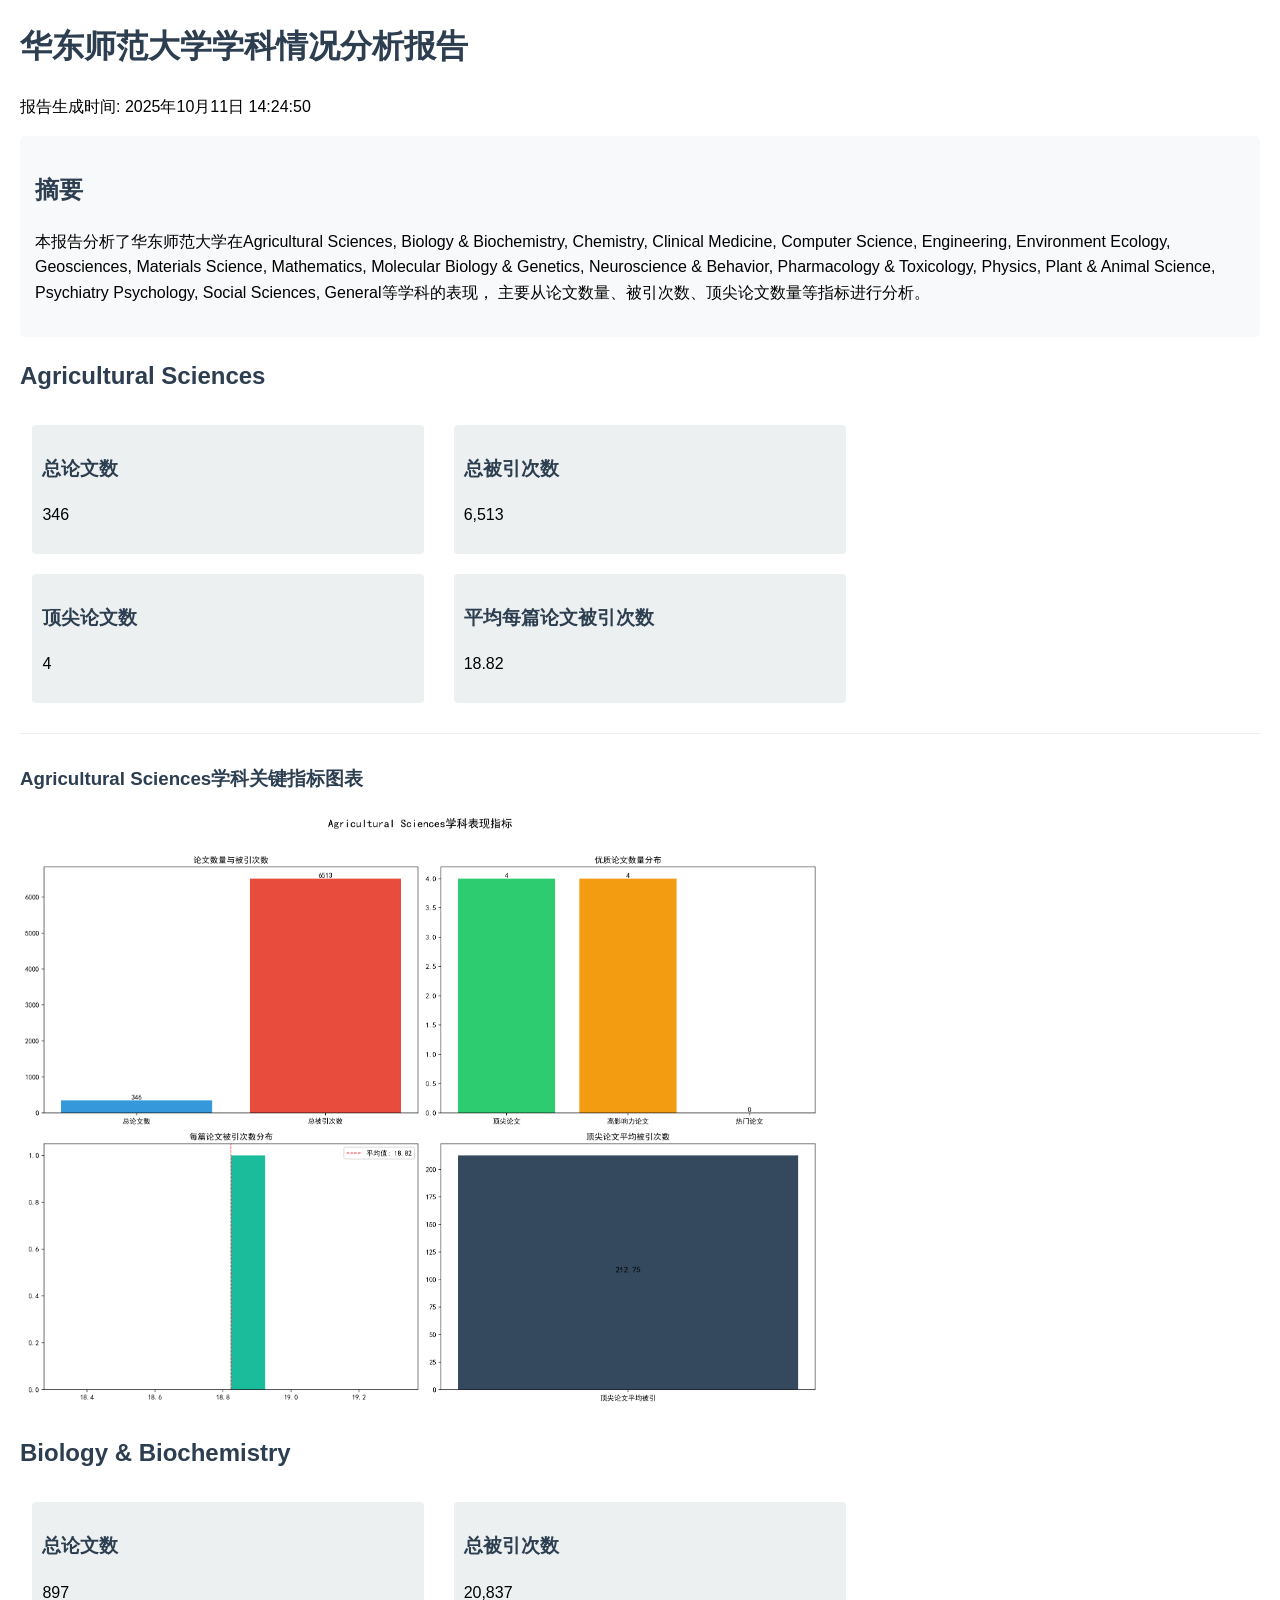
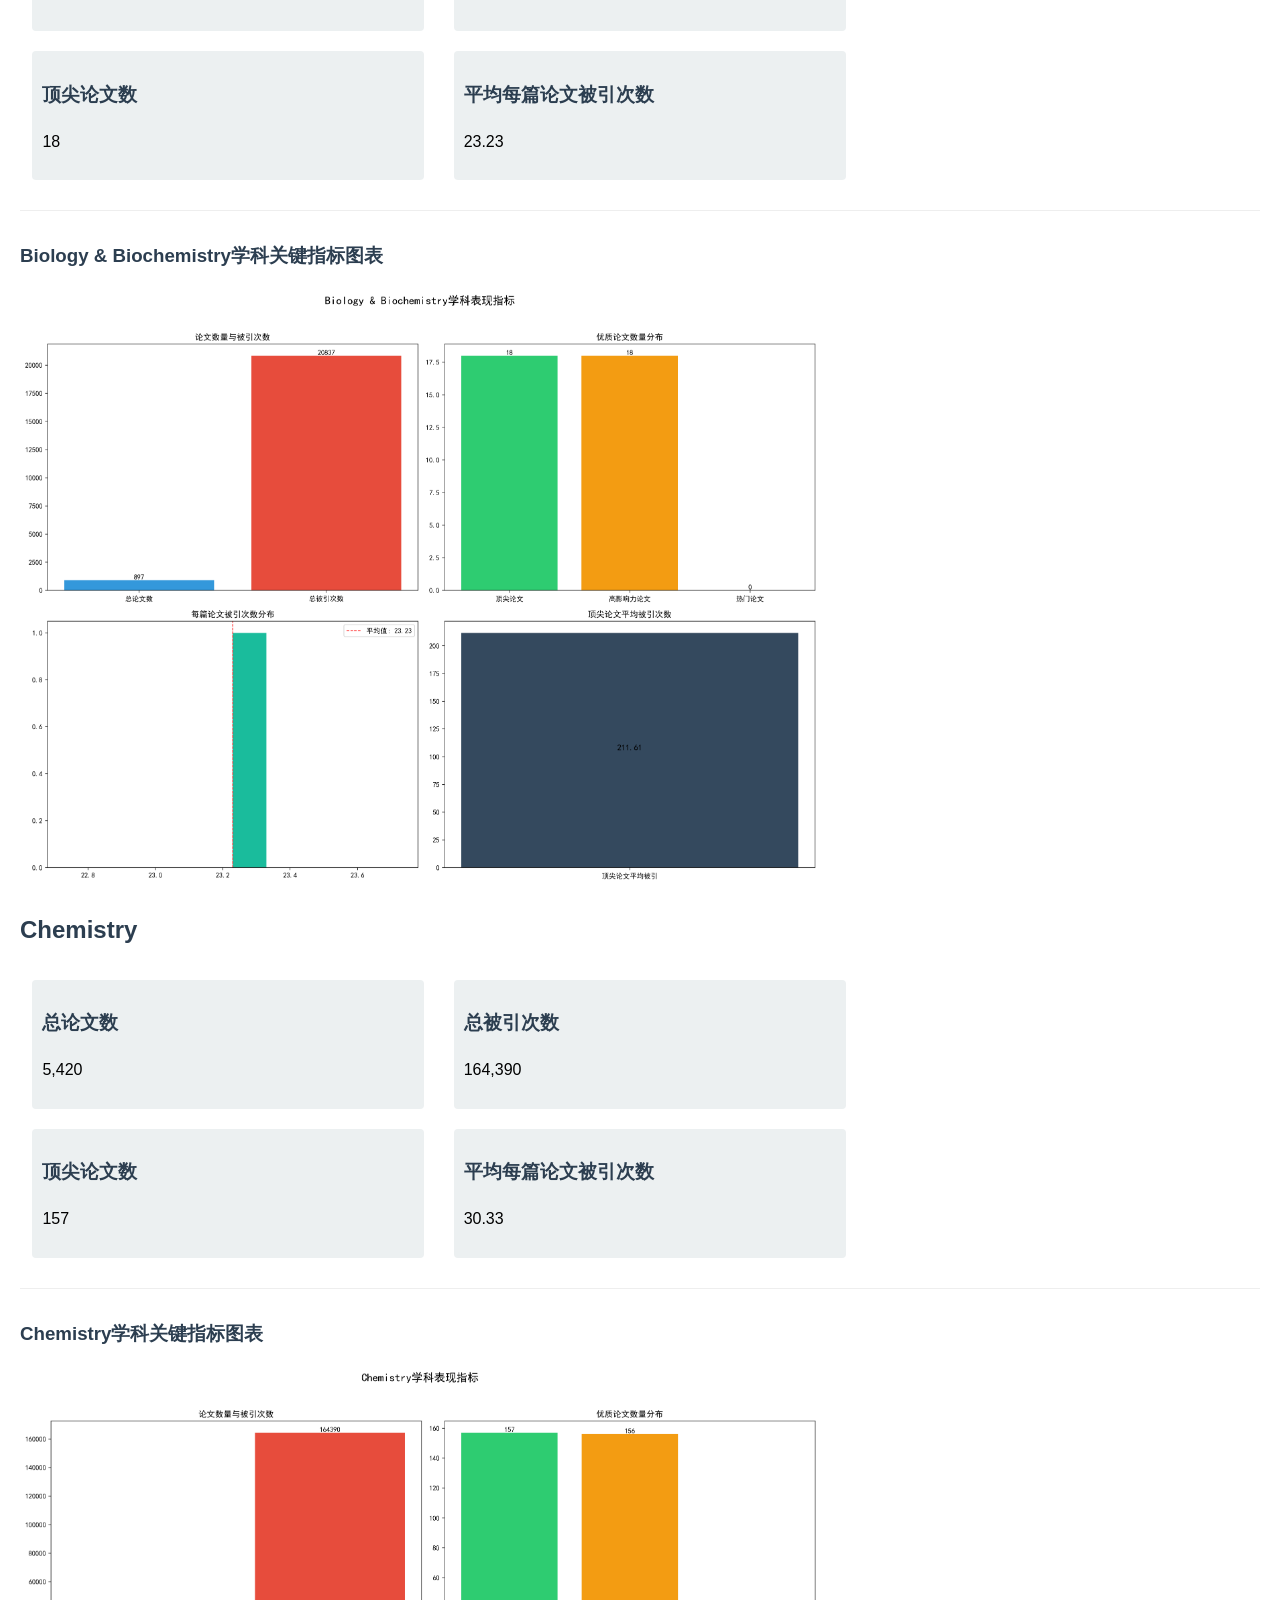
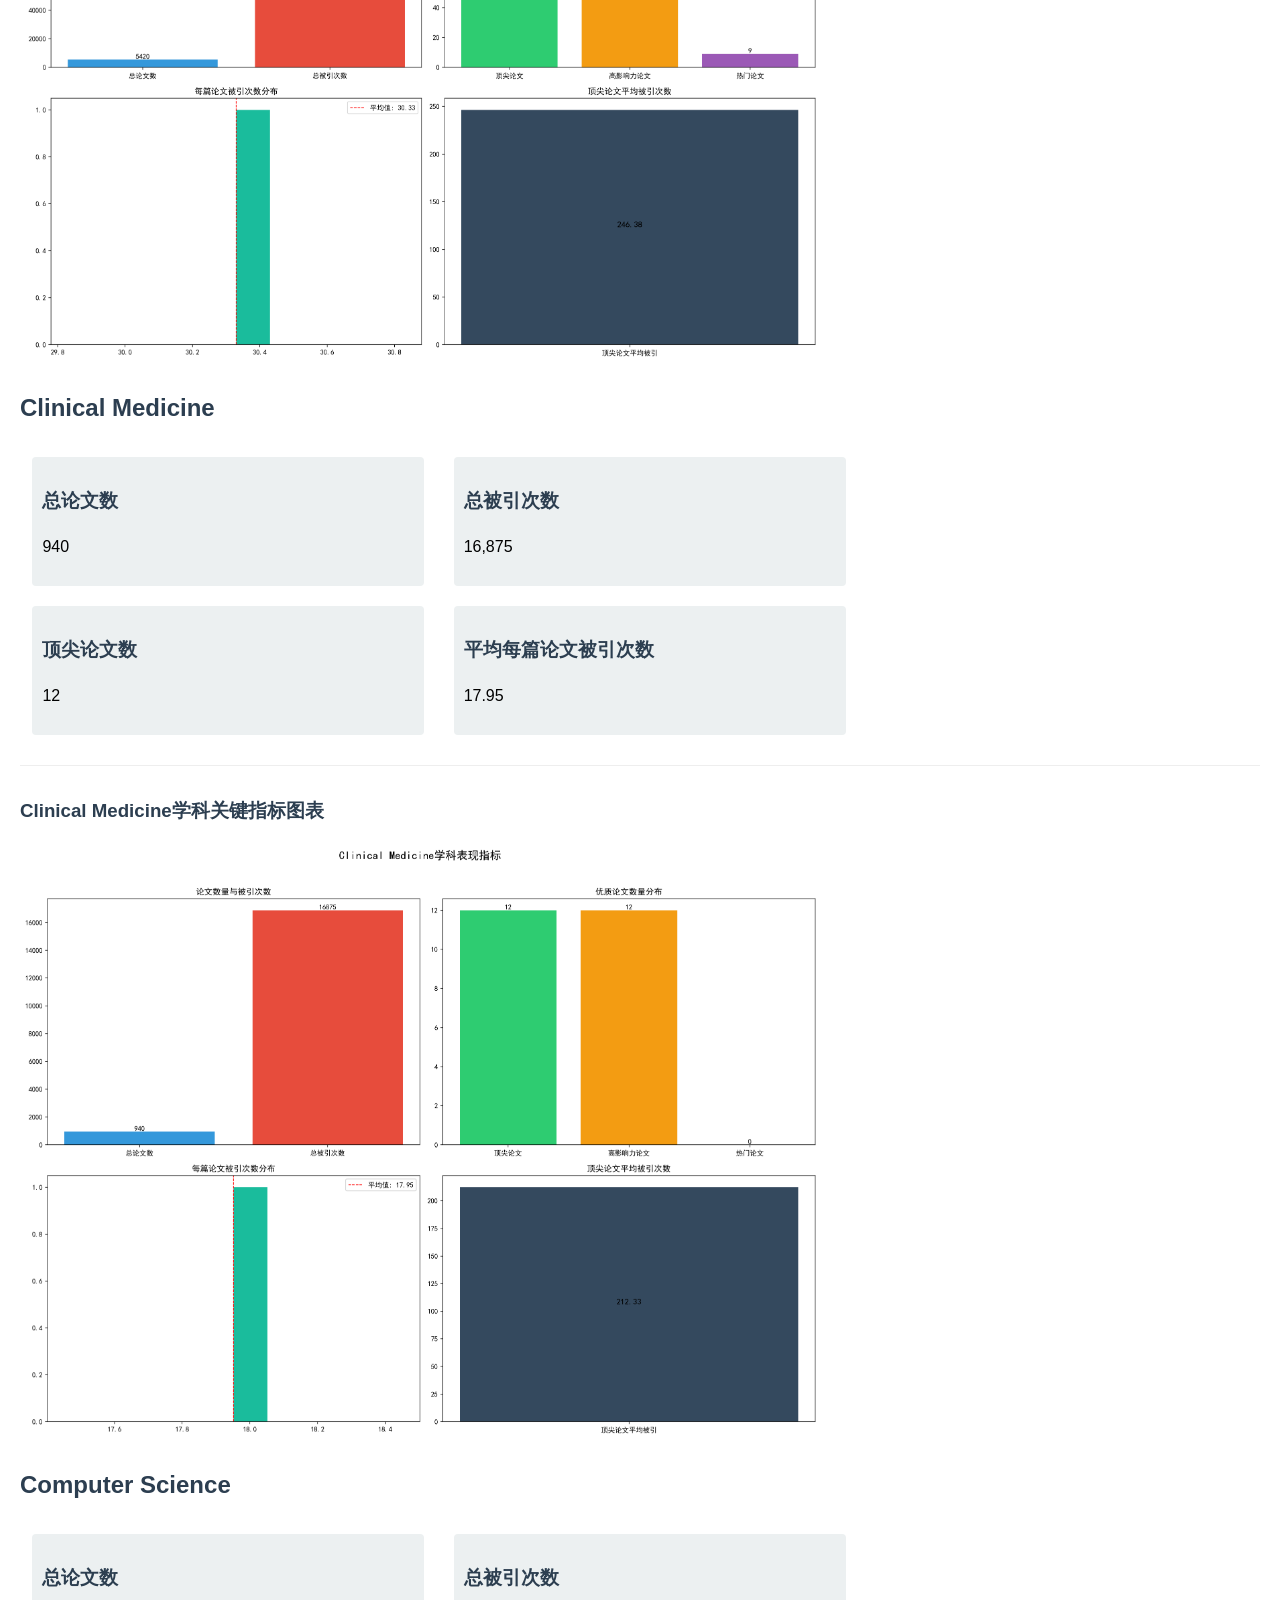
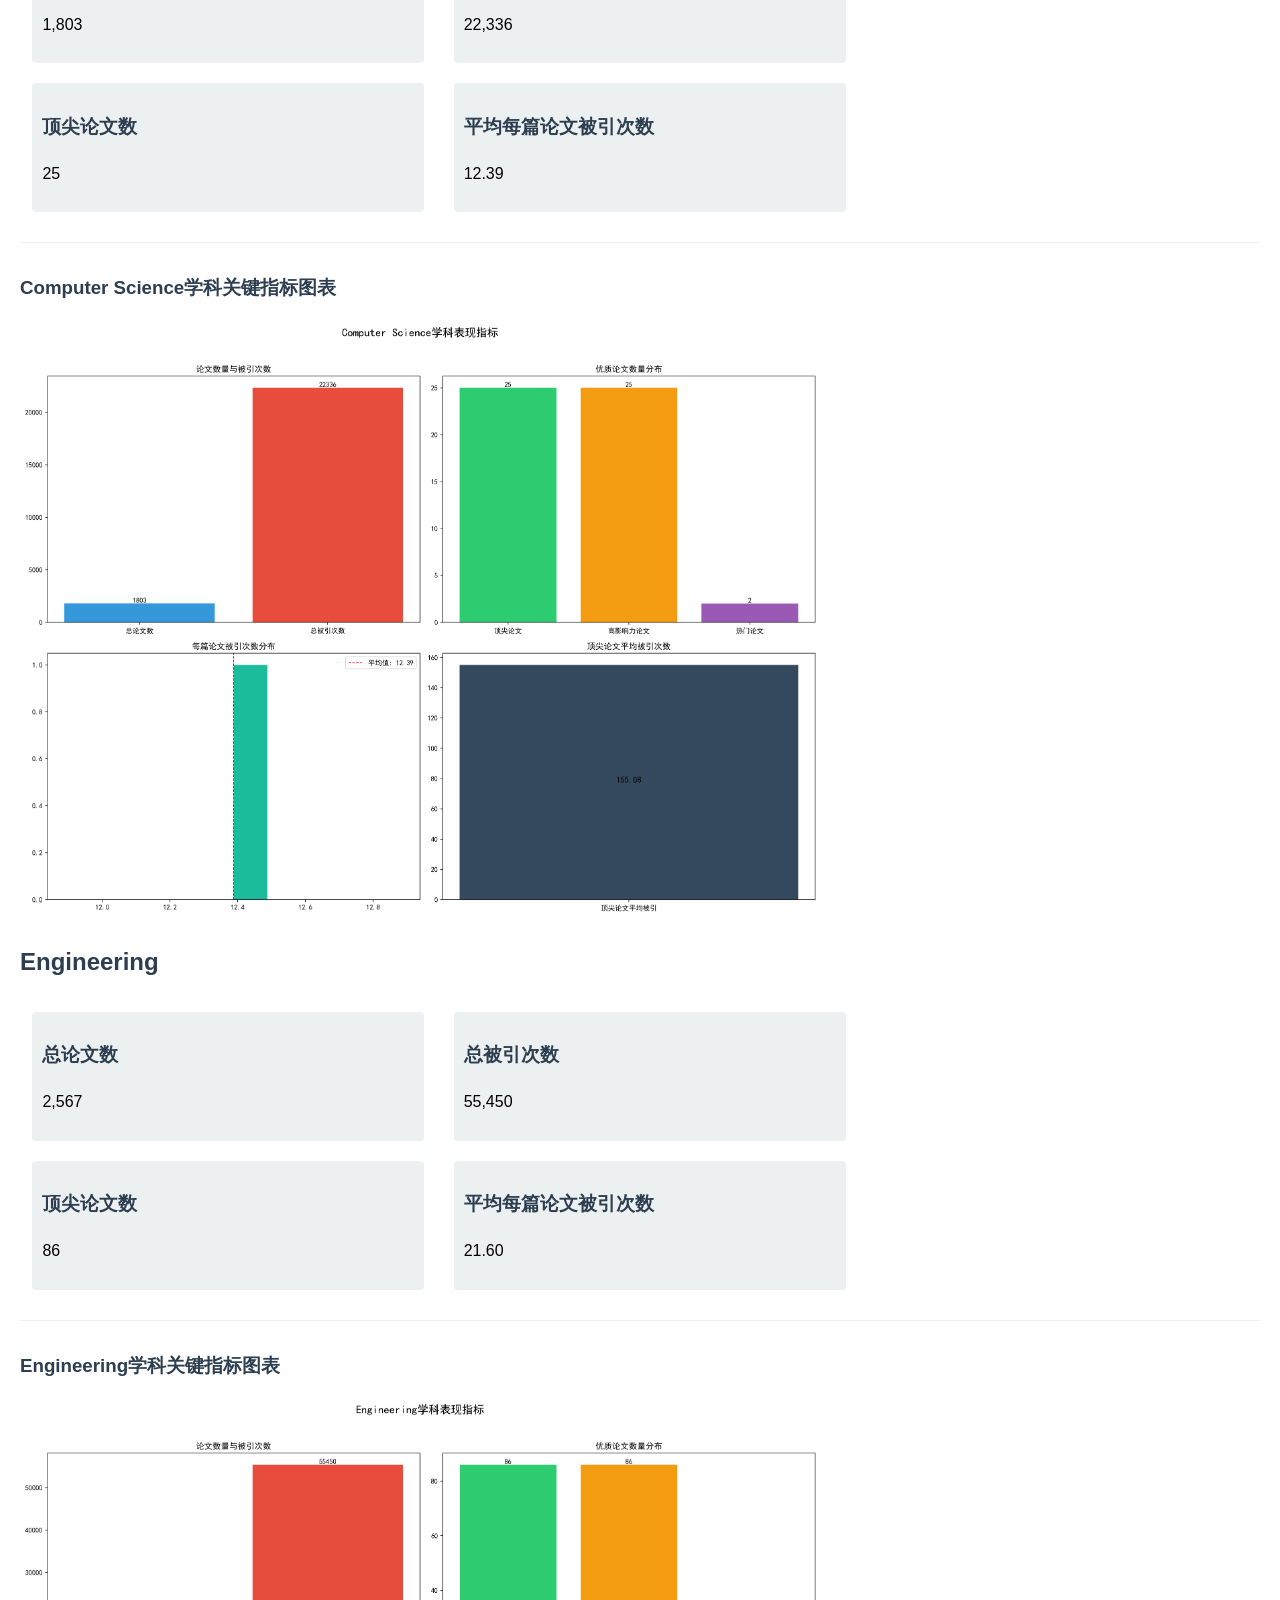
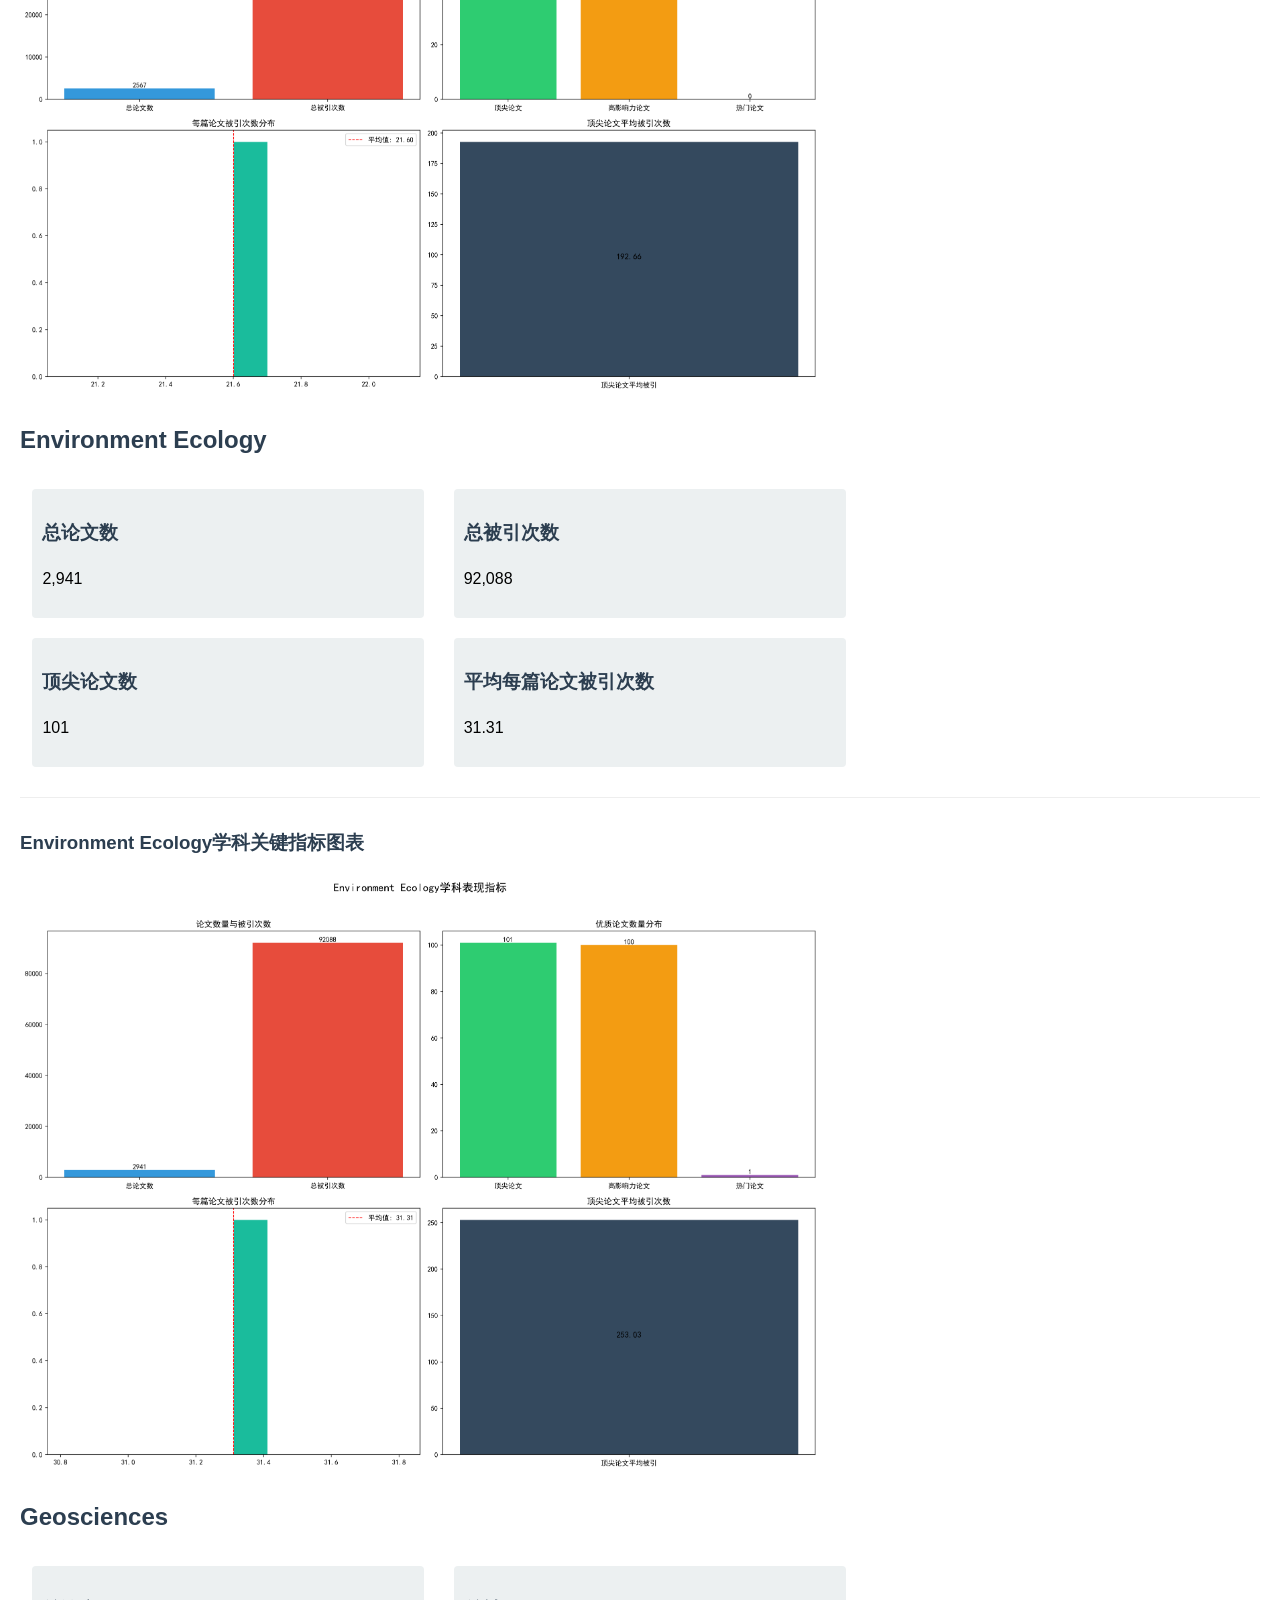
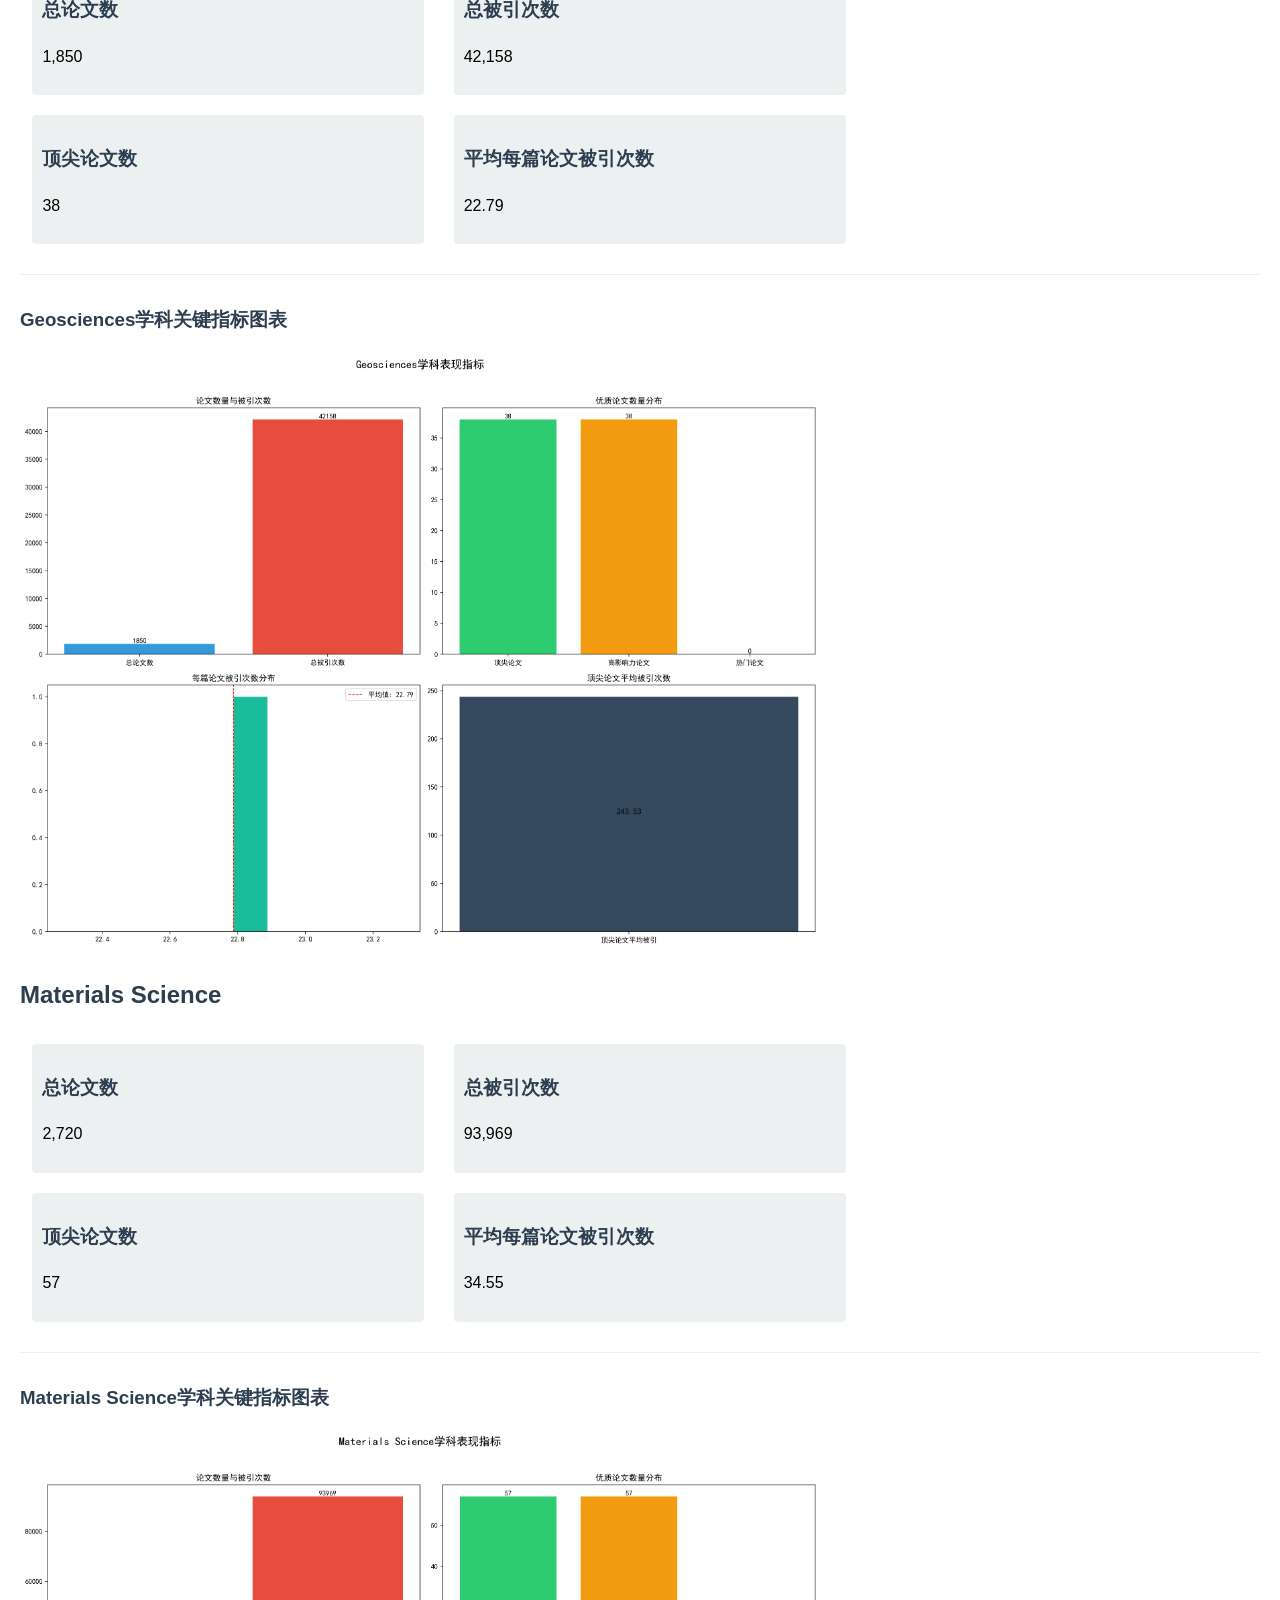
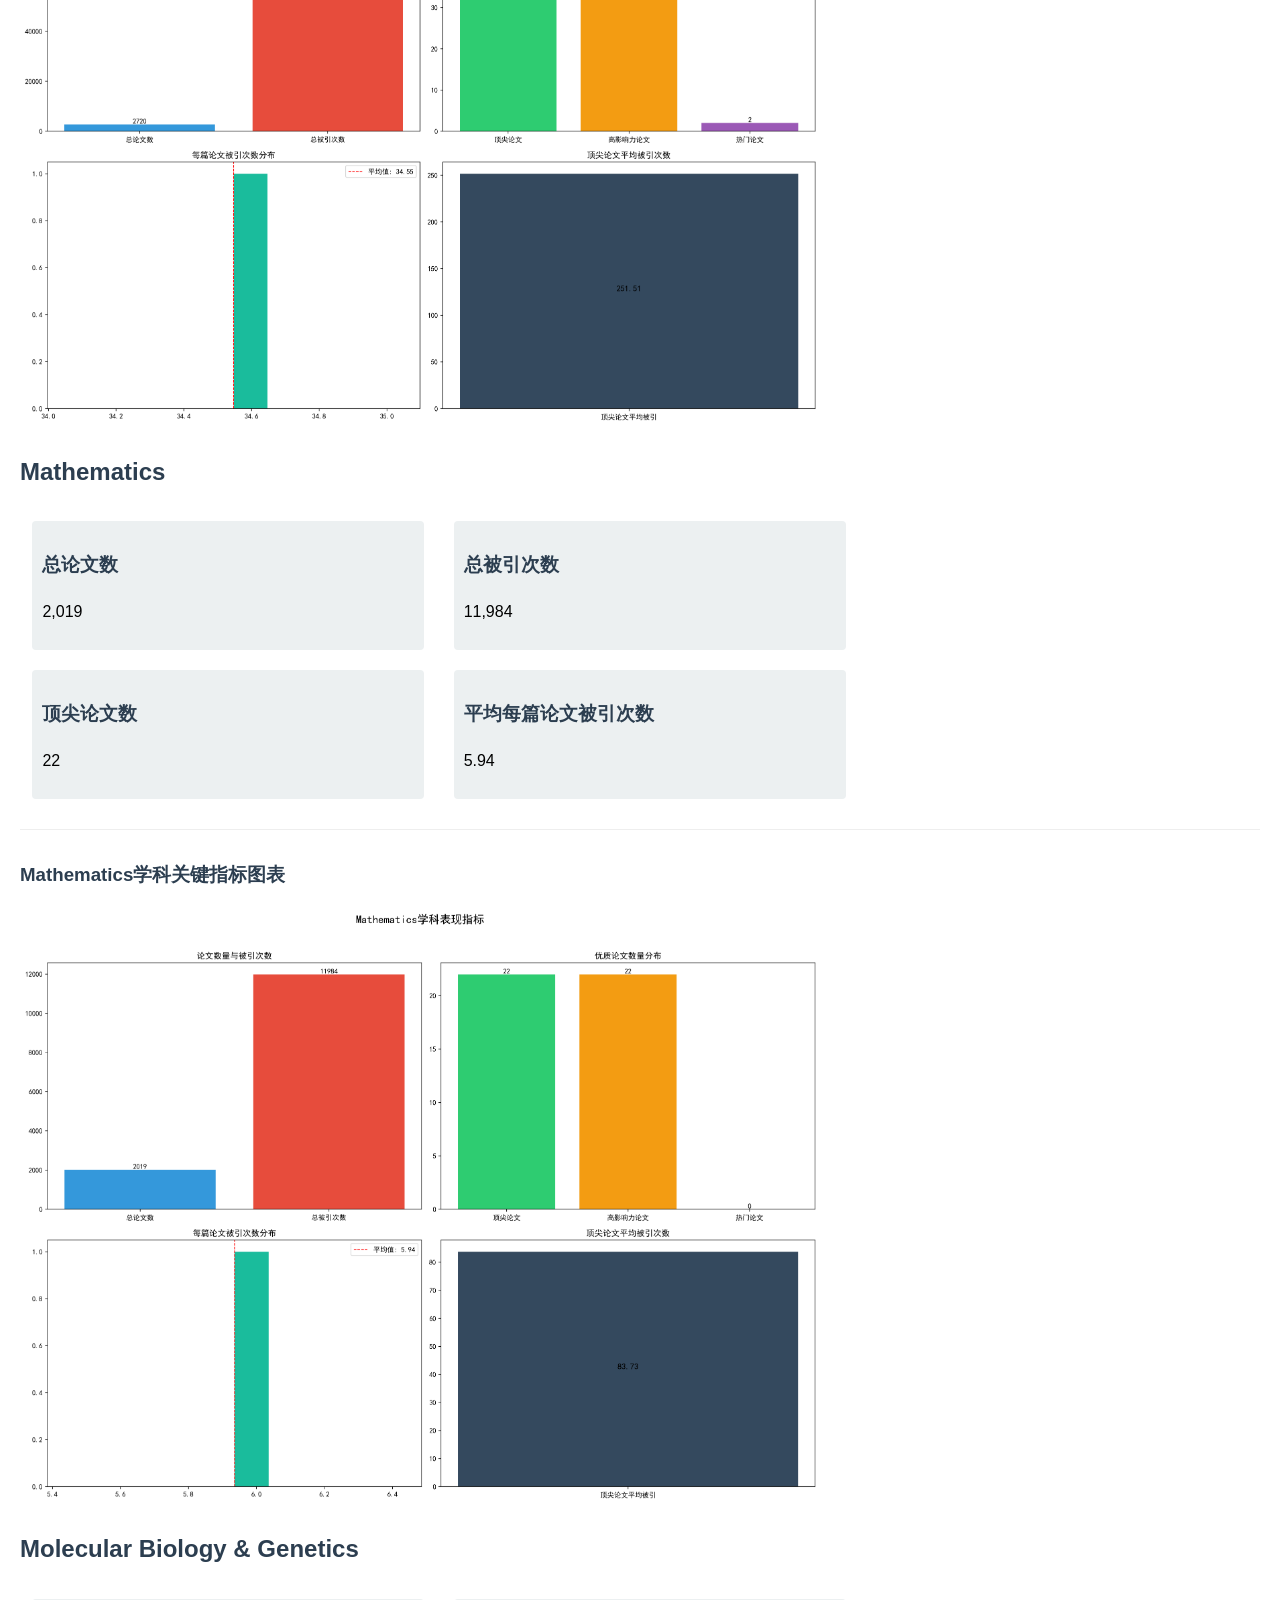
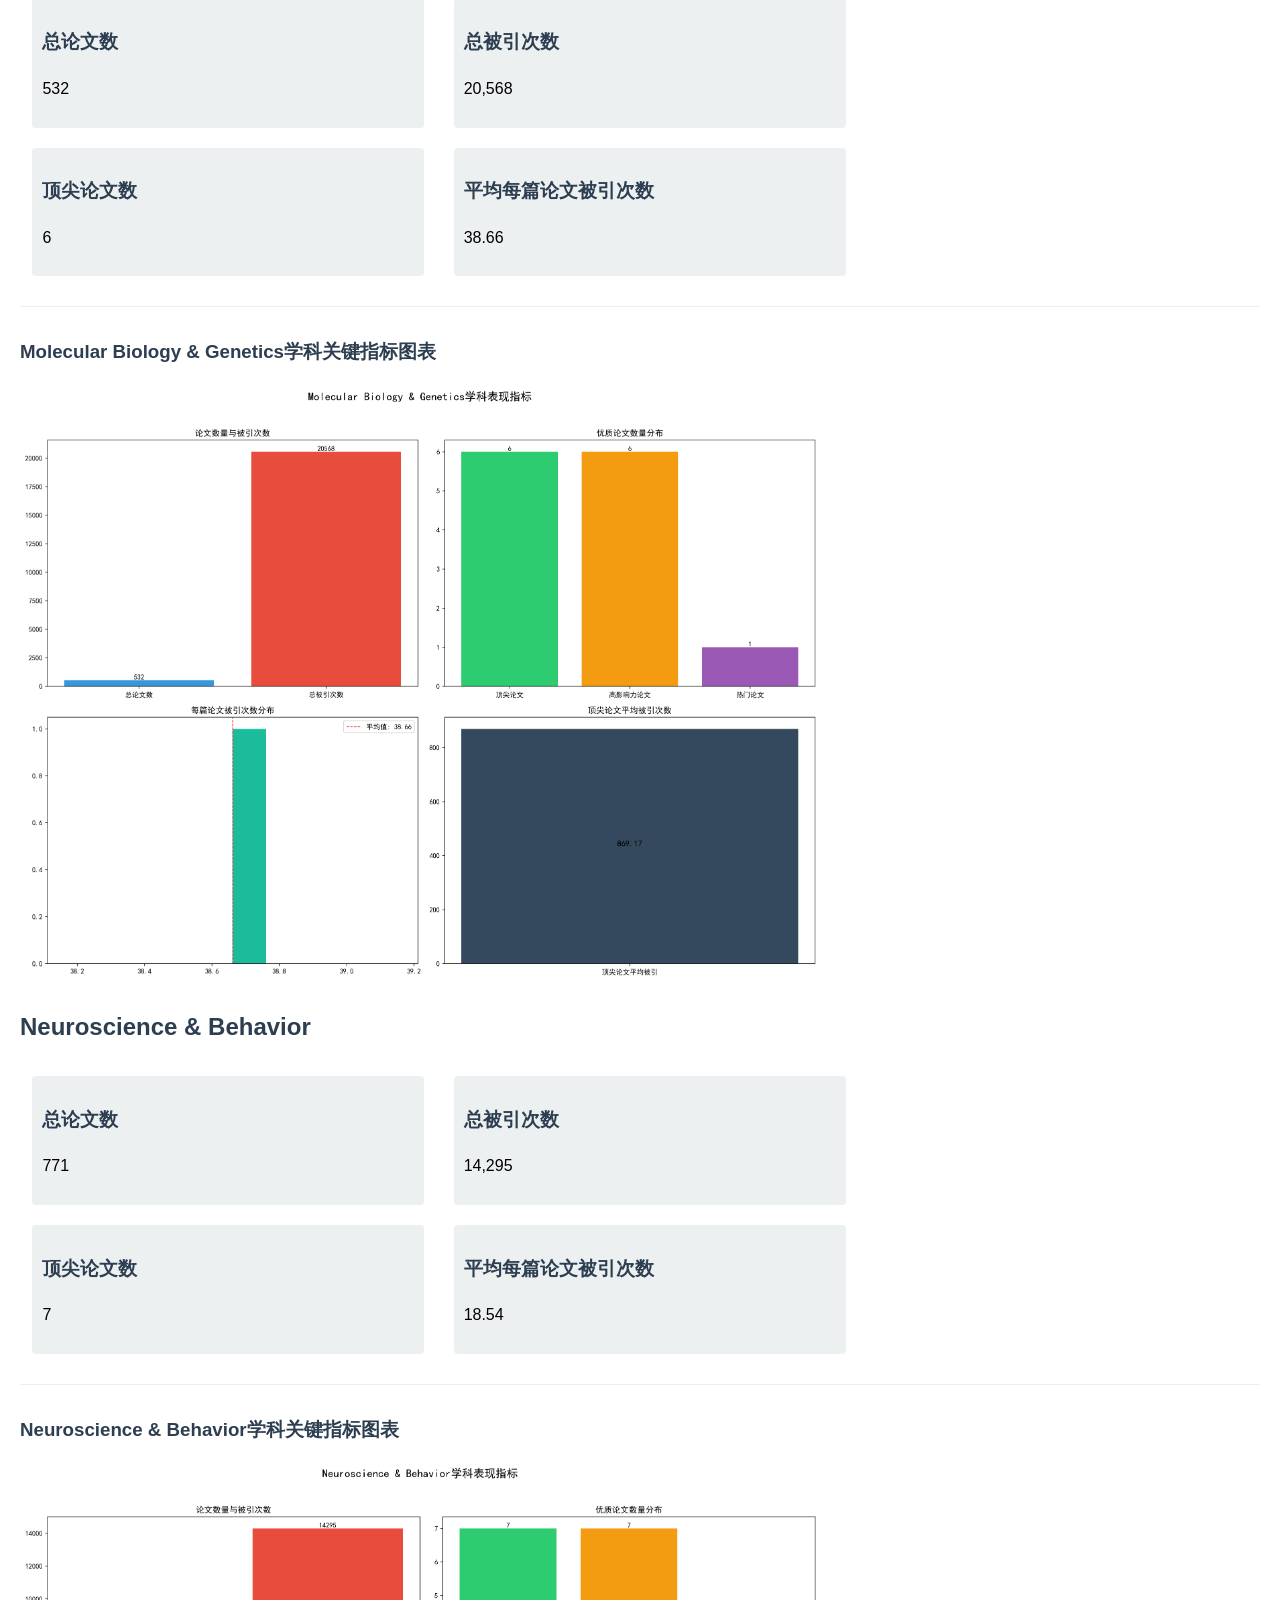
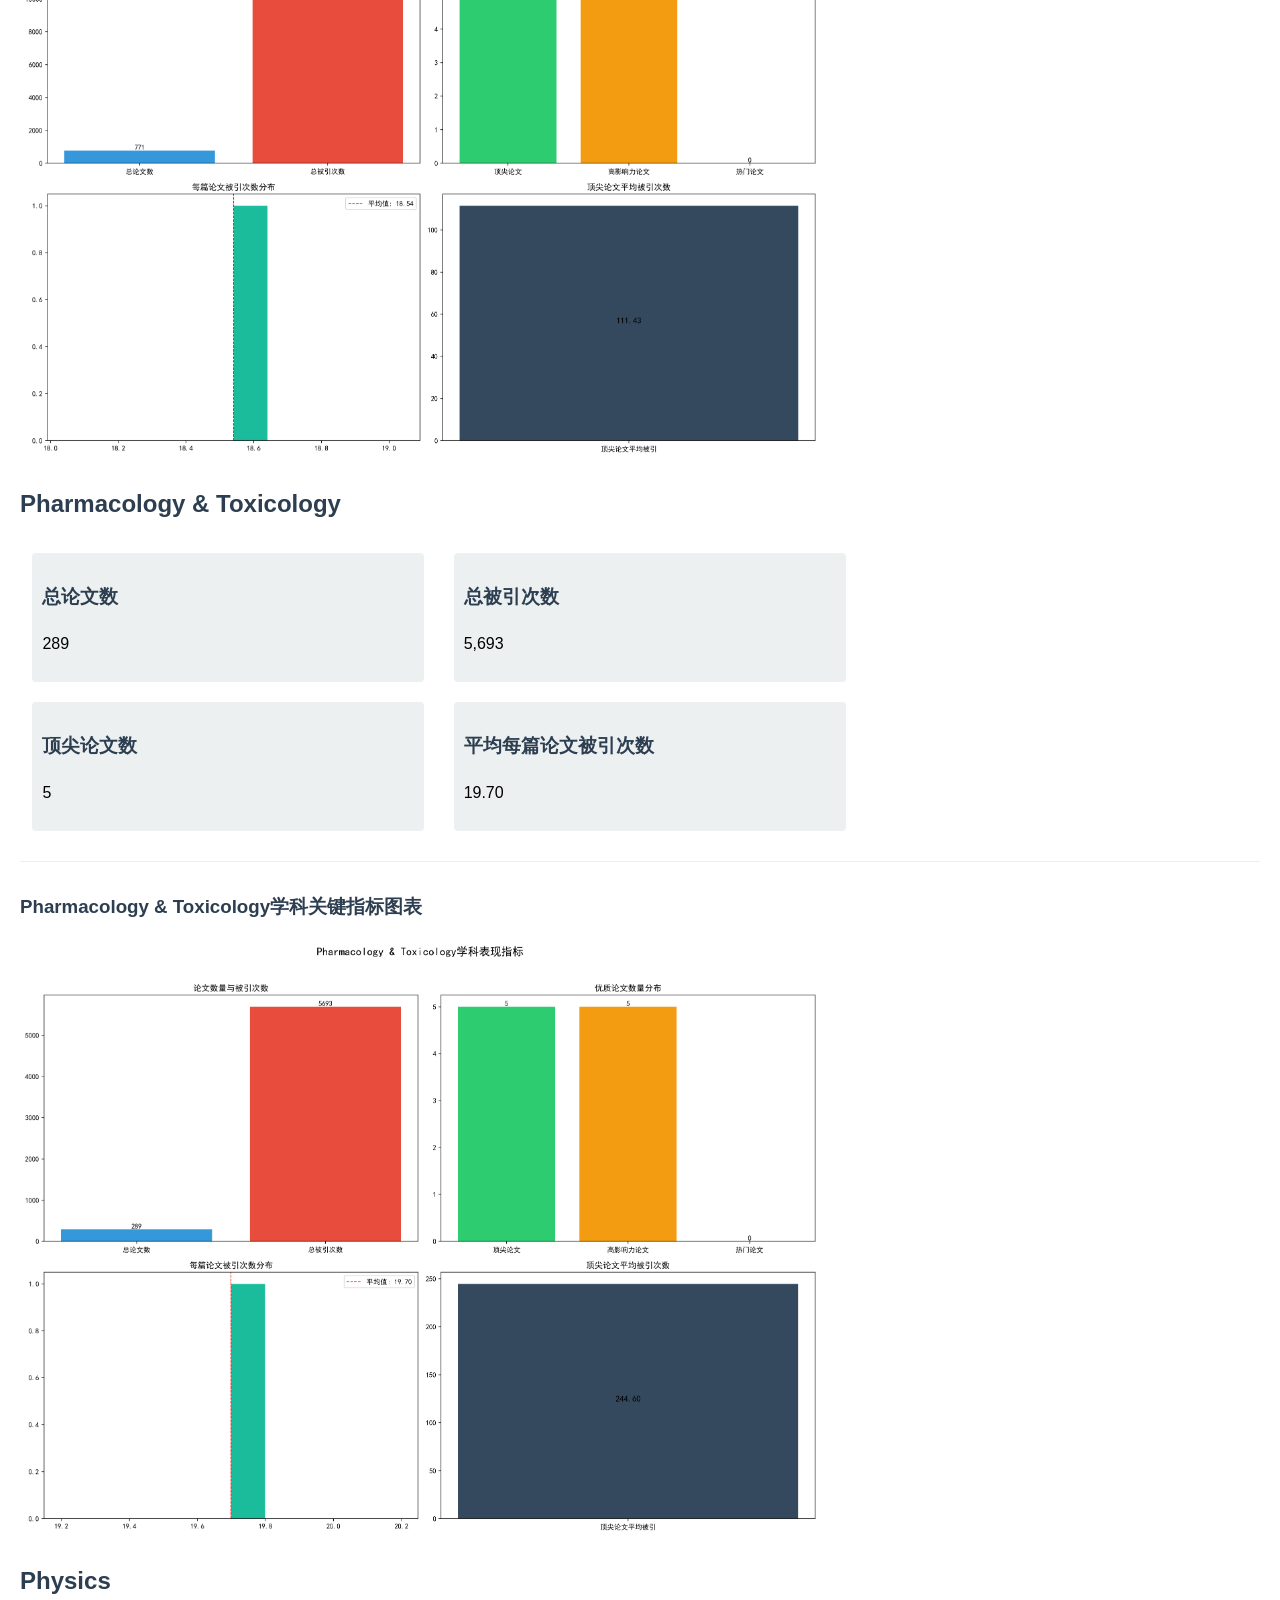
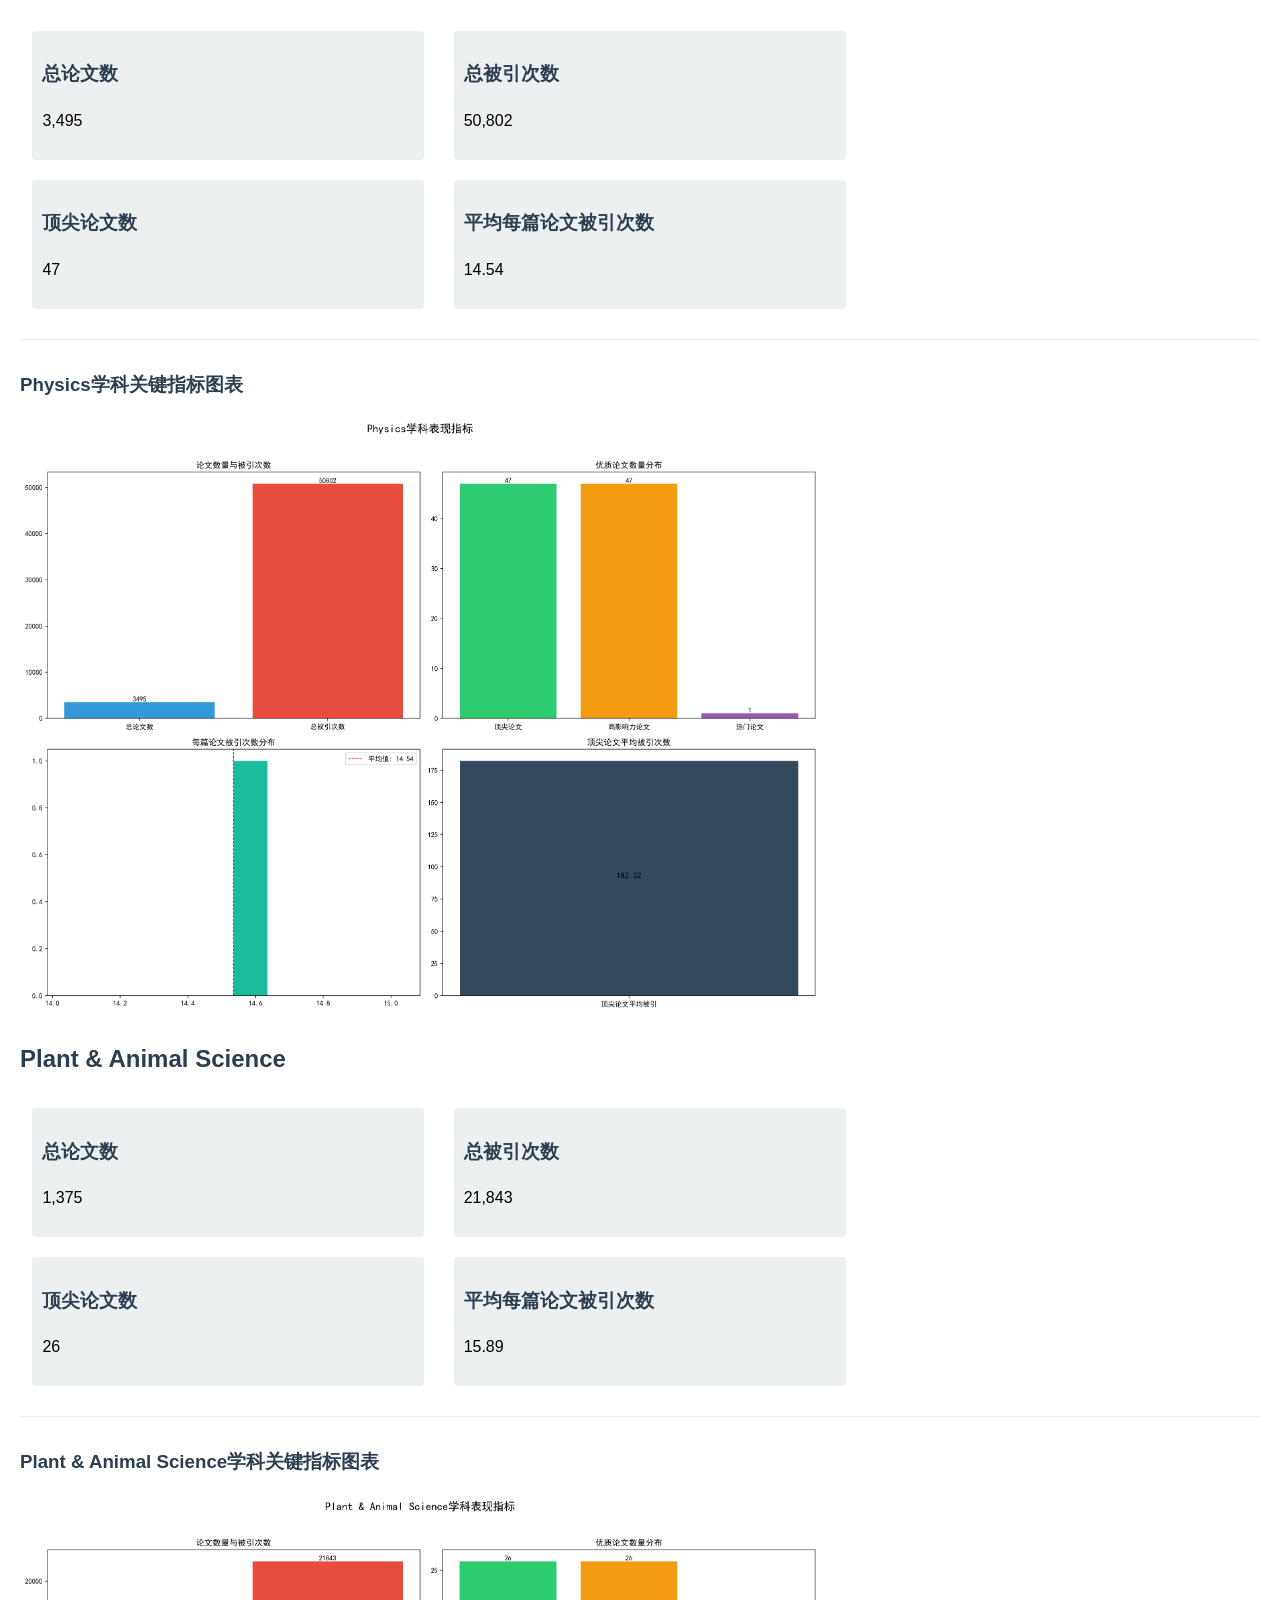
<file: 华东师范大学学科分析报告.html>
<!DOCTYPE html>
<html>
<head>
    <meta charset="UTF-8">
    <title>华东师范大学学科情况分析报告</title>
    <style>
        body { font-family: SimHei, Arial, sans-serif; line-height: 1.6; margin: 20px; }
        h1, h2, h3 { color: #2c3e50; }
        .summary { background-color: #f8f9fa; padding: 15px; border-radius: 5px; margin-bottom: 20px; }
        .discipline { margin-bottom: 30px; padding-bottom: 20px; border-bottom: 1px solid #eee; }
        .metric { display: inline-block; width: 30%; margin: 10px 1%; padding: 10px; background-color: #ecf0f1; border-radius: 4px; }
        .chart { margin: 20px 0; }
    </style>
</head>
<body>
    <h1>华东师范大学学科情况分析报告</h1>
    <p>报告生成时间: 2025年10月11日 14:24:50</p>
    
    <div class="summary">
        <h2>摘要</h2>
        <p>本报告分析了华东师范大学在Agricultural Sciences, Biology & Biochemistry, Chemistry, Clinical Medicine, Computer Science, Engineering, Environment Ecology, Geosciences, Materials Science, Mathematics, Molecular Biology & Genetics, Neuroscience & Behavior, Pharmacology & Toxicology, Physics, Plant & Animal Science, Psychiatry Psychology, Social Sciences, General等学科的表现，
        主要从论文数量、被引次数、顶尖论文数量等指标进行分析。</p>
    </div>

    <div class="discipline">
        <h2>Agricultural Sciences</h2>
        
        <div class="metrics">
            <div class="metric">
                <h3>总论文数</h3>
                <p>346</p>
            </div>
            <div class="metric">
                <h3>总被引次数</h3>
                <p>6,513</p>
            </div>
            <div class="metric">
                <h3>顶尖论文数</h3>
                <p>4</p>
            </div>
            <div class="metric">
                <h3>平均每篇论文被引次数</h3>
                <p>18.82</p>
            </div>
        </div>
    </div>

        <div class="chart">
            <h3>Agricultural Sciences学科关键指标图表</h3>
            <img src="Agricultural_Sciences_metrics.png" alt="Agricultural Sciences指标图" style="max-width: 800px;">
        </div>

    <div class="discipline">
        <h2>Biology & Biochemistry</h2>
        
        <div class="metrics">
            <div class="metric">
                <h3>总论文数</h3>
                <p>897</p>
            </div>
            <div class="metric">
                <h3>总被引次数</h3>
                <p>20,837</p>
            </div>
            <div class="metric">
                <h3>顶尖论文数</h3>
                <p>18</p>
            </div>
            <div class="metric">
                <h3>平均每篇论文被引次数</h3>
                <p>23.23</p>
            </div>
        </div>
    </div>

        <div class="chart">
            <h3>Biology & Biochemistry学科关键指标图表</h3>
            <img src="Biology_&_Biochemistry_metrics.png" alt="Biology & Biochemistry指标图" style="max-width: 800px;">
        </div>

    <div class="discipline">
        <h2>Chemistry</h2>
        
        <div class="metrics">
            <div class="metric">
                <h3>总论文数</h3>
                <p>5,420</p>
            </div>
            <div class="metric">
                <h3>总被引次数</h3>
                <p>164,390</p>
            </div>
            <div class="metric">
                <h3>顶尖论文数</h3>
                <p>157</p>
            </div>
            <div class="metric">
                <h3>平均每篇论文被引次数</h3>
                <p>30.33</p>
            </div>
        </div>
    </div>

        <div class="chart">
            <h3>Chemistry学科关键指标图表</h3>
            <img src="Chemistry_metrics.png" alt="Chemistry指标图" style="max-width: 800px;">
        </div>

    <div class="discipline">
        <h2>Clinical Medicine</h2>
        
        <div class="metrics">
            <div class="metric">
                <h3>总论文数</h3>
                <p>940</p>
            </div>
            <div class="metric">
                <h3>总被引次数</h3>
                <p>16,875</p>
            </div>
            <div class="metric">
                <h3>顶尖论文数</h3>
                <p>12</p>
            </div>
            <div class="metric">
                <h3>平均每篇论文被引次数</h3>
                <p>17.95</p>
            </div>
        </div>
    </div>

        <div class="chart">
            <h3>Clinical Medicine学科关键指标图表</h3>
            <img src="Clinical_Medicine_metrics.png" alt="Clinical Medicine指标图" style="max-width: 800px;">
        </div>

    <div class="discipline">
        <h2>Computer Science</h2>
        
        <div class="metrics">
            <div class="metric">
                <h3>总论文数</h3>
                <p>1,803</p>
            </div>
            <div class="metric">
                <h3>总被引次数</h3>
                <p>22,336</p>
            </div>
            <div class="metric">
                <h3>顶尖论文数</h3>
                <p>25</p>
            </div>
            <div class="metric">
                <h3>平均每篇论文被引次数</h3>
                <p>12.39</p>
            </div>
        </div>
    </div>

        <div class="chart">
            <h3>Computer Science学科关键指标图表</h3>
            <img src="Computer_Science_metrics.png" alt="Computer Science指标图" style="max-width: 800px;">
        </div>

    <div class="discipline">
        <h2>Engineering</h2>
        
        <div class="metrics">
            <div class="metric">
                <h3>总论文数</h3>
                <p>2,567</p>
            </div>
            <div class="metric">
                <h3>总被引次数</h3>
                <p>55,450</p>
            </div>
            <div class="metric">
                <h3>顶尖论文数</h3>
                <p>86</p>
            </div>
            <div class="metric">
                <h3>平均每篇论文被引次数</h3>
                <p>21.60</p>
            </div>
        </div>
    </div>

        <div class="chart">
            <h3>Engineering学科关键指标图表</h3>
            <img src="Engineering_metrics.png" alt="Engineering指标图" style="max-width: 800px;">
        </div>

    <div class="discipline">
        <h2>Environment Ecology</h2>
        
        <div class="metrics">
            <div class="metric">
                <h3>总论文数</h3>
                <p>2,941</p>
            </div>
            <div class="metric">
                <h3>总被引次数</h3>
                <p>92,088</p>
            </div>
            <div class="metric">
                <h3>顶尖论文数</h3>
                <p>101</p>
            </div>
            <div class="metric">
                <h3>平均每篇论文被引次数</h3>
                <p>31.31</p>
            </div>
        </div>
    </div>

        <div class="chart">
            <h3>Environment Ecology学科关键指标图表</h3>
            <img src="Environment_Ecology_metrics.png" alt="Environment Ecology指标图" style="max-width: 800px;">
        </div>

    <div class="discipline">
        <h2>Geosciences</h2>
        
        <div class="metrics">
            <div class="metric">
                <h3>总论文数</h3>
                <p>1,850</p>
            </div>
            <div class="metric">
                <h3>总被引次数</h3>
                <p>42,158</p>
            </div>
            <div class="metric">
                <h3>顶尖论文数</h3>
                <p>38</p>
            </div>
            <div class="metric">
                <h3>平均每篇论文被引次数</h3>
                <p>22.79</p>
            </div>
        </div>
    </div>

        <div class="chart">
            <h3>Geosciences学科关键指标图表</h3>
            <img src="Geosciences_metrics.png" alt="Geosciences指标图" style="max-width: 800px;">
        </div>

    <div class="discipline">
        <h2>Materials Science</h2>
        
        <div class="metrics">
            <div class="metric">
                <h3>总论文数</h3>
                <p>2,720</p>
            </div>
            <div class="metric">
                <h3>总被引次数</h3>
                <p>93,969</p>
            </div>
            <div class="metric">
                <h3>顶尖论文数</h3>
                <p>57</p>
            </div>
            <div class="metric">
                <h3>平均每篇论文被引次数</h3>
                <p>34.55</p>
            </div>
        </div>
    </div>

        <div class="chart">
            <h3>Materials Science学科关键指标图表</h3>
            <img src="Materials_Science_metrics.png" alt="Materials Science指标图" style="max-width: 800px;">
        </div>

    <div class="discipline">
        <h2>Mathematics</h2>
        
        <div class="metrics">
            <div class="metric">
                <h3>总论文数</h3>
                <p>2,019</p>
            </div>
            <div class="metric">
                <h3>总被引次数</h3>
                <p>11,984</p>
            </div>
            <div class="metric">
                <h3>顶尖论文数</h3>
                <p>22</p>
            </div>
            <div class="metric">
                <h3>平均每篇论文被引次数</h3>
                <p>5.94</p>
            </div>
        </div>
    </div>

        <div class="chart">
            <h3>Mathematics学科关键指标图表</h3>
            <img src="Mathematics_metrics.png" alt="Mathematics指标图" style="max-width: 800px;">
        </div>

    <div class="discipline">
        <h2>Molecular Biology & Genetics</h2>
        
        <div class="metrics">
            <div class="metric">
                <h3>总论文数</h3>
                <p>532</p>
            </div>
            <div class="metric">
                <h3>总被引次数</h3>
                <p>20,568</p>
            </div>
            <div class="metric">
                <h3>顶尖论文数</h3>
                <p>6</p>
            </div>
            <div class="metric">
                <h3>平均每篇论文被引次数</h3>
                <p>38.66</p>
            </div>
        </div>
    </div>

        <div class="chart">
            <h3>Molecular Biology & Genetics学科关键指标图表</h3>
            <img src="Molecular_Biology_&_Genetics_metrics.png" alt="Molecular Biology & Genetics指标图" style="max-width: 800px;">
        </div>

    <div class="discipline">
        <h2>Neuroscience & Behavior</h2>
        
        <div class="metrics">
            <div class="metric">
                <h3>总论文数</h3>
                <p>771</p>
            </div>
            <div class="metric">
                <h3>总被引次数</h3>
                <p>14,295</p>
            </div>
            <div class="metric">
                <h3>顶尖论文数</h3>
                <p>7</p>
            </div>
            <div class="metric">
                <h3>平均每篇论文被引次数</h3>
                <p>18.54</p>
            </div>
        </div>
    </div>

        <div class="chart">
            <h3>Neuroscience & Behavior学科关键指标图表</h3>
            <img src="Neuroscience_&_Behavior_metrics.png" alt="Neuroscience & Behavior指标图" style="max-width: 800px;">
        </div>

    <div class="discipline">
        <h2>Pharmacology & Toxicology</h2>
        
        <div class="metrics">
            <div class="metric">
                <h3>总论文数</h3>
                <p>289</p>
            </div>
            <div class="metric">
                <h3>总被引次数</h3>
                <p>5,693</p>
            </div>
            <div class="metric">
                <h3>顶尖论文数</h3>
                <p>5</p>
            </div>
            <div class="metric">
                <h3>平均每篇论文被引次数</h3>
                <p>19.70</p>
            </div>
        </div>
    </div>

        <div class="chart">
            <h3>Pharmacology & Toxicology学科关键指标图表</h3>
            <img src="Pharmacology_&_Toxicology_metrics.png" alt="Pharmacology & Toxicology指标图" style="max-width: 800px;">
        </div>

    <div class="discipline">
        <h2>Physics</h2>
        
        <div class="metrics">
            <div class="metric">
                <h3>总论文数</h3>
                <p>3,495</p>
            </div>
            <div class="metric">
                <h3>总被引次数</h3>
                <p>50,802</p>
            </div>
            <div class="metric">
                <h3>顶尖论文数</h3>
                <p>47</p>
            </div>
            <div class="metric">
                <h3>平均每篇论文被引次数</h3>
                <p>14.54</p>
            </div>
        </div>
    </div>

        <div class="chart">
            <h3>Physics学科关键指标图表</h3>
            <img src="Physics_metrics.png" alt="Physics指标图" style="max-width: 800px;">
        </div>

    <div class="discipline">
        <h2>Plant & Animal Science</h2>
        
        <div class="metrics">
            <div class="metric">
                <h3>总论文数</h3>
                <p>1,375</p>
            </div>
            <div class="metric">
                <h3>总被引次数</h3>
                <p>21,843</p>
            </div>
            <div class="metric">
                <h3>顶尖论文数</h3>
                <p>26</p>
            </div>
            <div class="metric">
                <h3>平均每篇论文被引次数</h3>
                <p>15.89</p>
            </div>
        </div>
    </div>

        <div class="chart">
            <h3>Plant & Animal Science学科关键指标图表</h3>
            <img src="Plant_&_Animal_Science_metrics.png" alt="Plant & Animal Science指标图" style="max-width: 800px;">
        </div>

    <div class="discipline">
        <h2>Psychiatry Psychology</h2>
        
        <div class="metrics">
            <div class="metric">
                <h3>总论文数</h3>
                <p>1,460</p>
            </div>
            <div class="metric">
                <h3>总被引次数</h3>
                <p>15,243</p>
            </div>
            <div class="metric">
                <h3>顶尖论文数</h3>
                <p>7</p>
            </div>
            <div class="metric">
                <h3>平均每篇论文被引次数</h3>
                <p>10.44</p>
            </div>
        </div>
    </div>

        <div class="chart">
            <h3>Psychiatry Psychology学科关键指标图表</h3>
            <img src="Psychiatry_Psychology_metrics.png" alt="Psychiatry Psychology指标图" style="max-width: 800px;">
        </div>

    <div class="discipline">
        <h2>Social Sciences, General</h2>
        
        <div class="metrics">
            <div class="metric">
                <h3>总论文数</h3>
                <p>2,176</p>
            </div>
            <div class="metric">
                <h3>总被引次数</h3>
                <p>27,524</p>
            </div>
            <div class="metric">
                <h3>顶尖论文数</h3>
                <p>51</p>
            </div>
            <div class="metric">
                <h3>平均每篇论文被引次数</h3>
                <p>12.65</p>
            </div>
        </div>
    </div>

        <div class="chart">
            <h3>Social Sciences, General学科关键指标图表</h3>
            <img src="Social_Sciences,_General_metrics.png" alt="Social Sciences, General指标图" style="max-width: 800px;">
        </div>

    <div class="conclusion">
        <h2>结论</h2>
        <p>华东师范大学在多个学科领域展现了一定的研究实力。从数据来看，
        学校在顶尖论文数量和总被引次数方面有不错表现，显示出其研究成果的影响力。
        不同学科发展较为均衡，各有优势领域。</p>
    </div>
</body>
</html>
</file>
